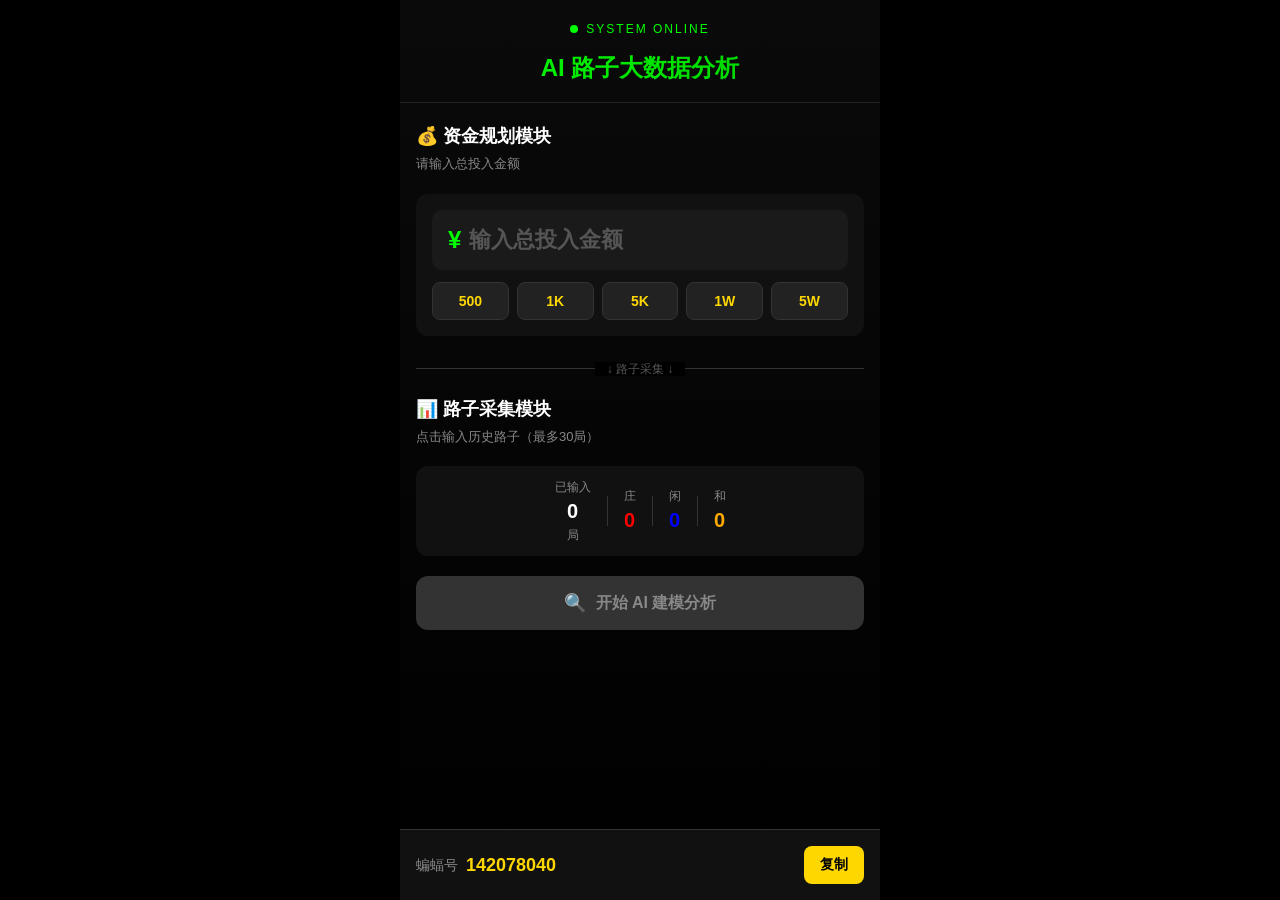
<file: index.html>
<!DOCTYPE html>
<html lang="zh-CN">
<head>
  <meta charset="UTF-8">
  <meta name="viewport" content="width=device-width, initial-scale=1.0, maximum-scale=1.0, user-scalable=no, viewport-fit=cover">
  <meta name="apple-mobile-web-app-capable" content="yes">
  <meta name="apple-mobile-web-status-bar-style" content="black-translucent">
  <meta name="format-detection" content="telephone=no">
  <meta name="description" content="AI路子大数据分析系统，基于1324打法，多算法融合预测">
  <meta name="keywords" content="AI路子分析,路子预测,1324打法">
  <title>AI 路子大数据分析</title>
  <link rel="stylesheet" href="style.css?v=4">
  <script src="config.js?v=4"></script>
  <script src="engine.js?v=4"></script>
</head>
<body>
  <div class="app-container">
    <!-- 顶部状态栏 -->
    <header class="app-header">
      <div class="status-indicator">
        <span class="pulse-dot"></span>
        <span class="status-text">SYSTEM ONLINE</span>
      </div>
      <div class="app-title">AI 路子大数据分析</div>
      <div class="app-version"></div>
    </header>

    <!-- 第一步：输入金额 + 历史路子 -->
    <section id="step-input" class="step active">
      <div class="step-header">
        <h2>💰 资金规划模块</h2>
        <p class="step-desc">请输入总投入金额</p>
      </div>
      
      <!-- 金额输入 -->
      <div class="amount-section">
        <div class="amount-input-wrap">
          <span class="currency">¥</span>
          <input type="number" id="total-amount" placeholder="输入总投入金额" min="100" step="100" inputmode="numeric">
        </div>
        <div class="amount-presets">
          <button class="preset" data-amount="500">500</button>
          <button class="preset" data-amount="1000">1K</button>
          <button class="preset" data-amount="5000">5K</button>
          <button class="preset" data-amount="10000">1W</button>
          <button class="preset" data-amount="50000">5W</button>
        </div>
      </div>

      <div class="section-divider">
        <span class="divider-text">↓ 路子采集 ↓</span>
      </div>

      <div class="step-header">
        <h2>📊 路子采集模块</h2>
        <p class="step-desc">点击输入历史路子（最多30局）</p>
      </div>
      
      <div class="input-slots"></div>

      <div class="input-stats">
        <div class="stat-item">
          <span class="stat-label">已输入</span>
          <span class="stat-value" id="input-count">0</span>
          <span class="stat-unit">局</span>
        </div>
        <div class="stat-divider"></div>
        <div class="stat-item">
          <span class="stat-label">庄</span>
          <span class="stat-value banker" id="banker-count">0</span>
        </div>
        <div class="stat-divider"></div>
        <div class="stat-item">
          <span class="stat-label">闲</span>
          <span class="stat-value player" id="player-count">0</span>
        </div>
        <div class="stat-divider"></div>
        <div class="stat-item">
          <span class="stat-label">和</span>
          <span class="stat-value tie" id="tie-count">0</span>
        </div>
      </div>

      <button class="btn-analyze" id="btn-analyze" disabled>
        <span class="btn-icon">🔍</span>
        <span class="btn-text">开始 AI 建模分析</span>
      </button>
    </section>

    <!-- 第二步：AI 分析动画 -->
    <section id="step-processing" class="step">
      <div class="step-header">
        <h2>🤖 AI 建模分析中</h2>
      </div>

      <div class="scan-animation">
        <div class="scan-line"></div>
        <div class="grid-bg"></div>
      </div>

      <div class="progress-wrapper">
        <div class="progress-bar">
          <div class="progress-fill" id="progress-fill"></div>
        </div>
        <div class="progress-text" id="progress-text">0%</div>
      </div>

      <div class="terminal-log" id="terminal-log">
        <div class="log-line">> 系统初始化...</div>
      </div>
    </section>

    <!-- 第三步：部分结果 -->
    <section id="step-preview" class="step">
      <div class="step-header">
        <h2>📈 初步分析结果</h2>
        <p class="step-desc">前 2 局预测已生成</p>
      </div>

      <div class="preview-cards" id="preview-cards"></div>

      <div class="hint-text">⚠️ 完整分析需要更多数据验证...</div>
    </section>

    <!-- 分享弹窗 -->
    <div class="modal-overlay" id="share-modal">
      <div class="modal-card">
        <div class="modal-icon">⚠️</div>
        <h3 class="modal-title">数据预警</h3>
        <p class="modal-desc">
          检测到当前路子<span class="highlight-red">胜率极高</span>，<br>
          请转发至 <span class="highlight-yellow">3 个群</span> 解锁后续必中参数
        </p>
        <div class="share-progress">
          <span>已转发</span>
          <span class="share-current" id="share-current">0</span>
          <span>/3</span>
        </div>
        <button class="btn-share" id="btn-share">
          <span class="share-icon">📤</span>
          <span>立即分享</span>
        </button>
      </div>
    </div>

    <!-- 第四步：完整结果 -->
    <section id="step-full" class="step">
      <div class="step-header">
        <h2>🎯 完整预测结果</h2>
        <p class="step-desc">4 局预测 + 1324 投注方案</p>
      </div>

      <div class="prediction-list" id="prediction-list"></div>

      <div class="summary-card">
        <div class="summary-row">
          <span class="summary-label">总投入</span>
          <span class="summary-value" id="total-bet">¥0</span>
        </div>
        <div class="summary-row">
          <span class="summary-label">预期收益</span>
          <span class="summary-value profit" id="total-profit">¥0</span>
        </div>
      </div>

      <div class="success-toast" id="success-toast"></div>
    </section>

    <!-- 底部常驻 -->
    <footer class="app-footer">
      <div class="footer-content">
        <span class="footer-label" id="footer-label"></span>
        <span class="footer-id" id="bat-id"></span>
      </div>
      <button class="btn-copy" id="btn-copy">
        复制
      </button>
    </footer>
  </div>

  <script src="app.js?v=4"></script>
</body>
</html>
</file>
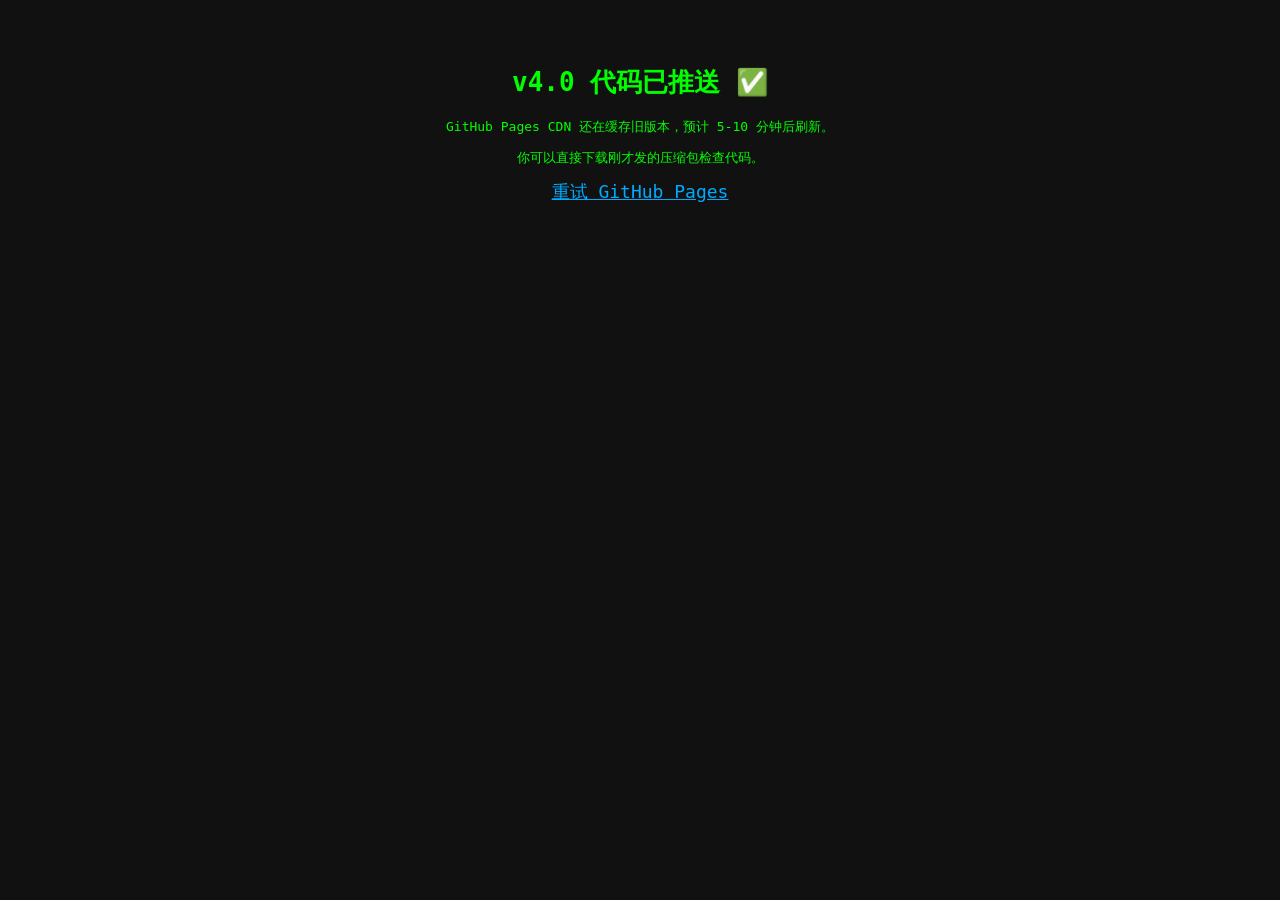
<file: test-v4.html>
<!DOCTYPE html>
<html>
<head>
  <title>v4.0 测试页</title>
  <style>body{background:#111;color:#0f0;font-family:monospace;padding:40px;text-align:center;} a{color:#0af;font-size:18px;}</style>
</head>
<body>
  <h1>v4.0 代码已推送 ✅</h1>
  <p>GitHub Pages CDN 还在缓存旧版本，预计 5-10 分钟后刷新。</p>
  <p>你可以直接下载刚才发的压缩包检查代码。</p>
  <p><a href="https://nanyihao199983.github.io/ai-path-analysis/">重试 GitHub Pages</a></p>
</body>
</html>
</file>
<file: style.css>
/* 全局重置 */
* {
  margin: 0;
  padding: 0;
  box-sizing: border-box;
  -webkit-tap-highlight-color: transparent;
  -webkit-touch-callout: none;
  -webkit-user-select: none;
  user-select: none;
}

html, body {
  width: 100%;
  min-height: 100vh;
  background: #000;
  overflow-x: hidden;
}

body {
  font-family: -apple-system, BlinkMacSystemFont, 'Segoe UI', 'Helvetica Neue', Arial, sans-serif;
  color: #fff;
  line-height: 1.5;
  padding: env(safe-area-inset-top) env(safe-area-inset-right) env(safe-area-inset-bottom) env(safe-area-inset-left);
}

.app-container {
  max-width: 480px;
  margin: 0 auto;
  min-height: 100vh;
  display: flex;
  flex-direction: column;
  background: linear-gradient(180deg, #0a0a0a 0%, #000 100%);
}

/* 顶部 */
.app-header {
  padding: 20px 16px 12px;
  text-align: center;
  border-bottom: 1px solid #222;
}

.status-indicator {
  display: flex;
  align-items: center;
  justify-content: center;
  gap: 8px;
  margin-bottom: 12px;
}

.pulse-dot {
  width: 8px;
  height: 8px;
  background: #00ff00;
  border-radius: 50%;
  animation: pulse 2s ease-in-out infinite;
}

@keyframes pulse {
  0%, 100% { opacity: 1; transform: scale(1); }
  50% { opacity: 0.5; transform: scale(0.8); }
}

.status-text {
  font-size: 12px;
  color: #00ff00;
  letter-spacing: 2px;
}

.app-title {
  font-size: 24px;
  font-weight: 800;
  background: linear-gradient(135deg, #00ff00, #00cc00);
  -webkit-background-clip: text;
  -webkit-text-fill-color: transparent;
  margin-bottom: 4px;
}

.app-version {
  font-size: 12px;
  color: #666;
}

/* 步骤通用 */
.step {
  flex: 1;
  padding: 20px 16px;
  display: none;
}

.step.active {
  display: block;
}

.step-header {
  margin-bottom: 20px;
}

.step-header h2 {
  font-size: 18px;
  font-weight: 600;
  color: #fff;
  margin-bottom: 4px;
}

.step-desc {
  font-size: 13px;
  color: #888;
}

/* 金额输入区域 */
.amount-section {
  background: #111;
  border-radius: 12px;
  padding: 16px;
  margin-bottom: 20px;
}

.amount-input-wrap {
  display: flex;
  align-items: center;
  background: #1a1a1a;
  border-radius: 10px;
  padding: 12px 16px;
  margin-bottom: 12px;
}

.currency {
  font-size: 24px;
  font-weight: 800;
  color: #00ff00;
  margin-right: 8px;
}

.amount-input-wrap input {
  flex: 1;
  background: none;
  border: none;
  color: #fff;
  font-size: 22px;
  font-weight: 700;
  outline: none;
}

.amount-input-wrap input::placeholder {
  color: #555;
}

.amount-presets {
  display: flex;
  gap: 8px;
  flex-wrap: wrap;
}

.preset {
  flex: 1;
  min-width: 60px;
  padding: 10px 0;
  background: #222;
  border: 1px solid #333;
  border-radius: 8px;
  color: #ffd700;
  font-size: 14px;
  font-weight: 600;
  cursor: pointer;
  transition: all 0.2s;
}

.preset:active {
  transform: scale(0.95);
  background: #333;
}

.section-divider {
  text-align: center;
  margin: 16px 0;
  position: relative;
}

.divider-text {
  background: #000;
  color: #555;
  font-size: 12px;
  padding: 0 12px;
  position: relative;
  z-index: 1;
}

.section-divider::before {
  content: '';
  position: absolute;
  left: 0;
  right: 0;
  top: 50%;
  height: 1px;
  background: #333;
}

/* 输入槽位 */
.input-slots {
  margin-bottom: 20px;
}

.slot-row {
  display: flex;
  gap: 12px;
  justify-content: center;
  margin-bottom: 12px;
}

.slot {
  width: 56px;
  height: 56px;
  border-radius: 50%;
  background: #1a1a1a;
  border: 2px solid #333;
  display: flex;
  align-items: center;
  justify-content: center;
  transition: all 0.2s;
  cursor: pointer;
}

.slot:active {
  transform: scale(0.95);
}

.slot.banker {
  background: linear-gradient(135deg, #ff0000, #cc0000);
  border-color: #ff0000;
}

.slot.player {
  background: linear-gradient(135deg, #0000ff, #0000cc);
  border-color: #0000ff;
}

.slot.tie {
  background: linear-gradient(135deg, #ffaa00, #ff8800);
  border-color: #ffaa00;
}

.slot.tie {
  background: linear-gradient(135deg, #ffaa00, #ff8800);
  border-color: #ffaa00;
}

.slot-num {
  font-size: 16px;
  font-weight: 600;
  color: #666;
}

.slot.banker .slot-num,
.slot.player .slot-num {
  color: #fff;
}

/* 统计 */
.input-stats {
  display: flex;
  align-items: center;
  justify-content: center;
  gap: 16px;
  padding: 12px;
  background: #111;
  border-radius: 12px;
  margin-bottom: 20px;
}

.stat-item {
  display: flex;
  flex-direction: column;
  align-items: center;
}

.stat-label {
  font-size: 12px;
  color: #888;
}

.stat-value {
  font-size: 20px;
  font-weight: 700;
  color: #fff;
}

.stat-value.banker { color: #ff0000; }
.stat-value.player { color: #0000ff; }
.stat-value.tie { color: #ffaa00; }
.stat-value.tie { color: #ffaa00; }

.stat-unit {
  font-size: 12px;
  color: #888;
}

.stat-divider {
  width: 1px;
  height: 30px;
  background: #333;
}

/* 分析按钮 */
.btn-analyze {
  width: 100%;
  padding: 16px;
  background: linear-gradient(135deg, #00ff00, #00cc00);
  border: none;
  border-radius: 12px;
  display: flex;
  align-items: center;
  justify-content: center;
  gap: 10px;
  cursor: pointer;
  transition: all 0.2s;
}

.btn-analyze:disabled {
  background: #333;
  color: #666;
}

.btn-analyze:not(:disabled):active {
  transform: scale(0.98);
}

.btn-icon {
  font-size: 18px;
}

.btn-text {
  font-size: 16px;
  font-weight: 600;
  color: #000;
}

.btn-analyze:disabled .btn-text {
  color: #888;
}

/* 扫描动画 */
.scan-animation {
  position: relative;
  height: 200px;
  background: #111;
  border-radius: 12px;
  overflow: hidden;
  margin-bottom: 20px;
}

.grid-bg {
  position: absolute;
  inset: 0;
  background-image: 
    linear-gradient(rgba(0,255,0,0.1) 1px, transparent 1px),
    linear-gradient(90deg, rgba(0,255,0,0.1) 1px, transparent 1px);
  background-size: 20px 20px;
  animation: gridMove 2s linear infinite;
}

@keyframes gridMove {
  0% { transform: translate(0, 0); }
  100% { transform: translate(20px, 20px); }
}

.scan-line {
  position: absolute;
  left: 0;
  right: 0;
  height: 4px;
  background: linear-gradient(90deg, transparent, #00ff00, #ff0000, transparent);
  animation: scanDown 1.5s linear infinite;
  z-index: 2;
}

@keyframes scanDown {
  0% { top: 0; }
  100% { top: 200px; }
}

/* 进度条 */
.progress-wrapper {
  display: flex;
  align-items: center;
  gap: 12px;
  margin-bottom: 16px;
}

.progress-bar {
  flex: 1;
  height: 8px;
  background: #222;
  border-radius: 4px;
  overflow: hidden;
}

.progress-fill {
  height: 100%;
  background: linear-gradient(90deg, #ff0000, #00ff00);
  width: 0;
  transition: width 0.3s;
  border-radius: 4px;
}

.progress-text {
  font-size: 14px;
  font-weight: 600;
  color: #00ff00;
  min-width: 40px;
  text-align: right;
}

/* 终端日志 */
.terminal-log {
  background: #0a0a0a;
  border-radius: 8px;
  padding: 12px;
  max-height: 120px;
  overflow-y: auto;
  font-family: 'SF Mono', Monaco, 'Courier New', monospace;
  font-size: 12px;
}

.log-line {
  margin-bottom: 4px;
  color: #888;
}

.log-line.success { color: #00ff00; }
.log-line.warning { color: #ff0000; }

/* 预览卡片 */
.preview-cards {
  display: flex;
  gap: 12px;
  margin-bottom: 16px;
}

.preview-card {
  flex: 1;
  padding: 16px;
  border-radius: 12px;
  background: #111;
  border-left: 4px solid;
}

.preview-card.banker { border-left-color: #ff0000; }
.preview-card.player { border-left-color: #0000ff; }
.preview-card.tie { border-left-color: #ffaa00; }
.preview-card.tie { border-left-color: #ffaa00; }

.preview-label {
  font-size: 12px;
  color: #888;
  margin-bottom: 8px;
}

.preview-value {
  font-size: 24px;
  font-weight: 800;
  margin-bottom: 8px;
}

.preview-value.banker { color: #ff0000; }
.preview-value.player { color: #0000ff; }
.preview-value.tie { color: #ffaa00; }
.preview-value.tie { color: #ffaa00; }

.preview-algos {
  font-size: 11px;
  color: rgba(255, 255, 255, 0.5);
  margin-bottom: 4px;
}
.preview-reasons {
  font-size: 12px;
  color: rgba(255, 255, 255, 0.6);
  line-height: 1.4;
  text-align: left;
}
.pred-reasons {
  font-size: 12px;
  color: rgba(255, 255, 255, 0.6);
  line-height: 1.4;
  text-align: left;
  margin-top: 6px;
  padding: 6px;
  background: rgba(255, 255, 255, 0.05);
  border-radius: 6px;
}
.pred-reasons::before {
  content: '分析依据：';
  color: rgba(255, 255, 255, 0.4);
  font-size: 10px;
}

.preview-amount {
  font-size: 13px;
  color: #ffd700;
  margin-bottom: 6px;
}

.preview-rate {
  display: flex;
  align-items: center;
  gap: 8px;
}

.preview-rate-bar {
  flex: 1;
  height: 6px;
  background: #333;
  border-radius: 3px;
  overflow: hidden;
}

.preview-rate-fill {
  height: 100%;
  background: #00ff00;
}

.preview-rate-text {
  font-size: 12px;
  color: #00ff00;
}

.hint-text {
  text-align: center;
  font-size: 13px;
  color: #ff0000;
  padding: 12px;
  background: rgba(255,0,0,0.1);
  border-radius: 8px;
}

/* 弹窗 */
.modal-overlay {
  position: fixed;
  inset: 0;
  background: rgba(0,0,0,0.9);
  display: none;
  align-items: center;
  justify-content: center;
  padding: 20px;
  z-index: 100;
}

.modal-overlay.active {
  display: flex;
}

.modal-card {
  background: #1a1a1a;
  border-radius: 16px;
  padding: 24px;
  max-width: 320px;
  text-align: center;
  border: 1px solid #333;
}

.modal-icon {
  font-size: 48px;
  margin-bottom: 12px;
}

.modal-title {
  font-size: 18px;
  font-weight: 700;
  color: #ff0000;
  margin-bottom: 12px;
}

.modal-desc {
  font-size: 14px;
  color: #ccc;
  line-height: 1.8;
  margin-bottom: 16px;
}

.highlight-red { color: #ff0000; font-weight: 600; }
.highlight-yellow { color: #ffd700; font-weight: 600; }

.share-progress {
  font-size: 16px;
  color: #00ff00;
  margin-bottom: 16px;
}

.share-current {
  font-size: 24px;
  font-weight: 700;
}

.btn-share {
  width: 100%;
  padding: 14px;
  background: linear-gradient(135deg, #ff0000, #cc0000);
  border: none;
  border-radius: 10px;
  display: flex;
  align-items: center;
  justify-content: center;
  gap: 8px;
  cursor: pointer;
  color: #fff;
  font-size: 16px;
  font-weight: 600;
}

.btn-share:active {
  transform: scale(0.98);
}

/* 完整预测列表 */
.prediction-list {
  display: flex;
  flex-direction: column;
  gap: 12px;
  margin-bottom: 20px;
}

.pred-item {
  padding: 16px;
  background: #111;
  border-radius: 12px;
  border-left: 4px solid;
}

.pred-item.banker { border-left-color: #ff0000; }
.pred-item.player { border-left-color: #0000ff; }
.pred-item.tie { border-left-color: #ffaa00; }
.pred-item.tie { border-left-color: #ffaa00; }

.pred-header {
  display: flex;
  justify-content: space-between;
  align-items: center;
  margin-bottom: 10px;
}

.pred-round {
  font-size: 12px;
  color: #888;
}

.pred-result {
  font-size: 20px;
  font-weight: 700;
}

.pred-result.banker { color: #ff0000; }
.pred-result.player { color: #0000ff; }
.pred-result.tie { color: #ffaa00; }
.pred-result.tie { color: #ffaa00; }

.pred-amount {
  font-size: 16px;
  font-weight: 600;
  color: #ffd700;
}

.pred-rate {
  display: flex;
  align-items: center;
  gap: 10px;
}

.pred-rate-label {
  font-size: 12px;
  color: #888;
}

.pred-rate-bar {
  flex: 1;
  height: 8px;
  background: #333;
  border-radius: 4px;
  overflow: hidden;
}

.pred-rate-fill {
  height: 100%;
  background: #00ff00;
}

.pred-rate-text {
  font-size: 14px;
  font-weight: 600;
  color: #00ff00;
}

/* 汇总卡片 */
.summary-card {
  background: #111;
  border-radius: 12px;
  padding: 16px;
  margin-bottom: 16px;
}

.summary-row {
  display: flex;
  justify-content: space-between;
  padding: 8px 0;
}

.summary-label {
  font-size: 14px;
  color: #888;
}

.summary-value {
  font-size: 18px;
  font-weight: 700;
  color: #fff;
}

.summary-value.profit { color: #00ff00; }

/* 成功提示 */
.success-toast {
  background: rgba(0,255,0,0.1);
  border: 1px solid #00ff00;
  border-radius: 8px;
  padding: 12px;
  text-align: center;
  font-size: 14px;
  color: #00ff00;
  margin-bottom: 16px;
}

/* 底部 */
.app-footer {
  background: #111;
  padding: 16px;
  display: flex;
  align-items: center;
  justify-content: space-between;
  gap: 12px;
  border-top: 1px solid #333;
}

.footer-content {
  display: flex;
  align-items: center;
  gap: 8px;
}

.footer-label {
  font-size: 14px;
  color: #888;
}

.footer-id {
  font-size: 18px;
  font-weight: 700;
  color: #ffd700;
}

.btn-copy {
  padding: 10px 16px;
  background: #ffd700;
  border: none;
  border-radius: 8px;
  color: #000;
  font-size: 14px;
  font-weight: 600;
  cursor: pointer;
  white-space: nowrap;
}

.btn-copy:active {
  transform: scale(0.98);
}

/* 金额分配展示 */
.amount-display {
  font-size: 13px;
  color: #ffd700;
  margin-top: 4px;
}

/* 动画 */
@keyframes fadeIn {
  from { opacity: 0; transform: translateX(-50%) translateY(20px); }
  to { opacity: 1; transform: translateX(-50%) translateY(0); }
}

@keyframes slideUp {
  from { opacity: 0; transform: translateY(20px); }
  to { opacity: 1; transform: translateY(0); }
}

.step.active {
  animation: slideUp 0.3s ease-out;
}
</file>
